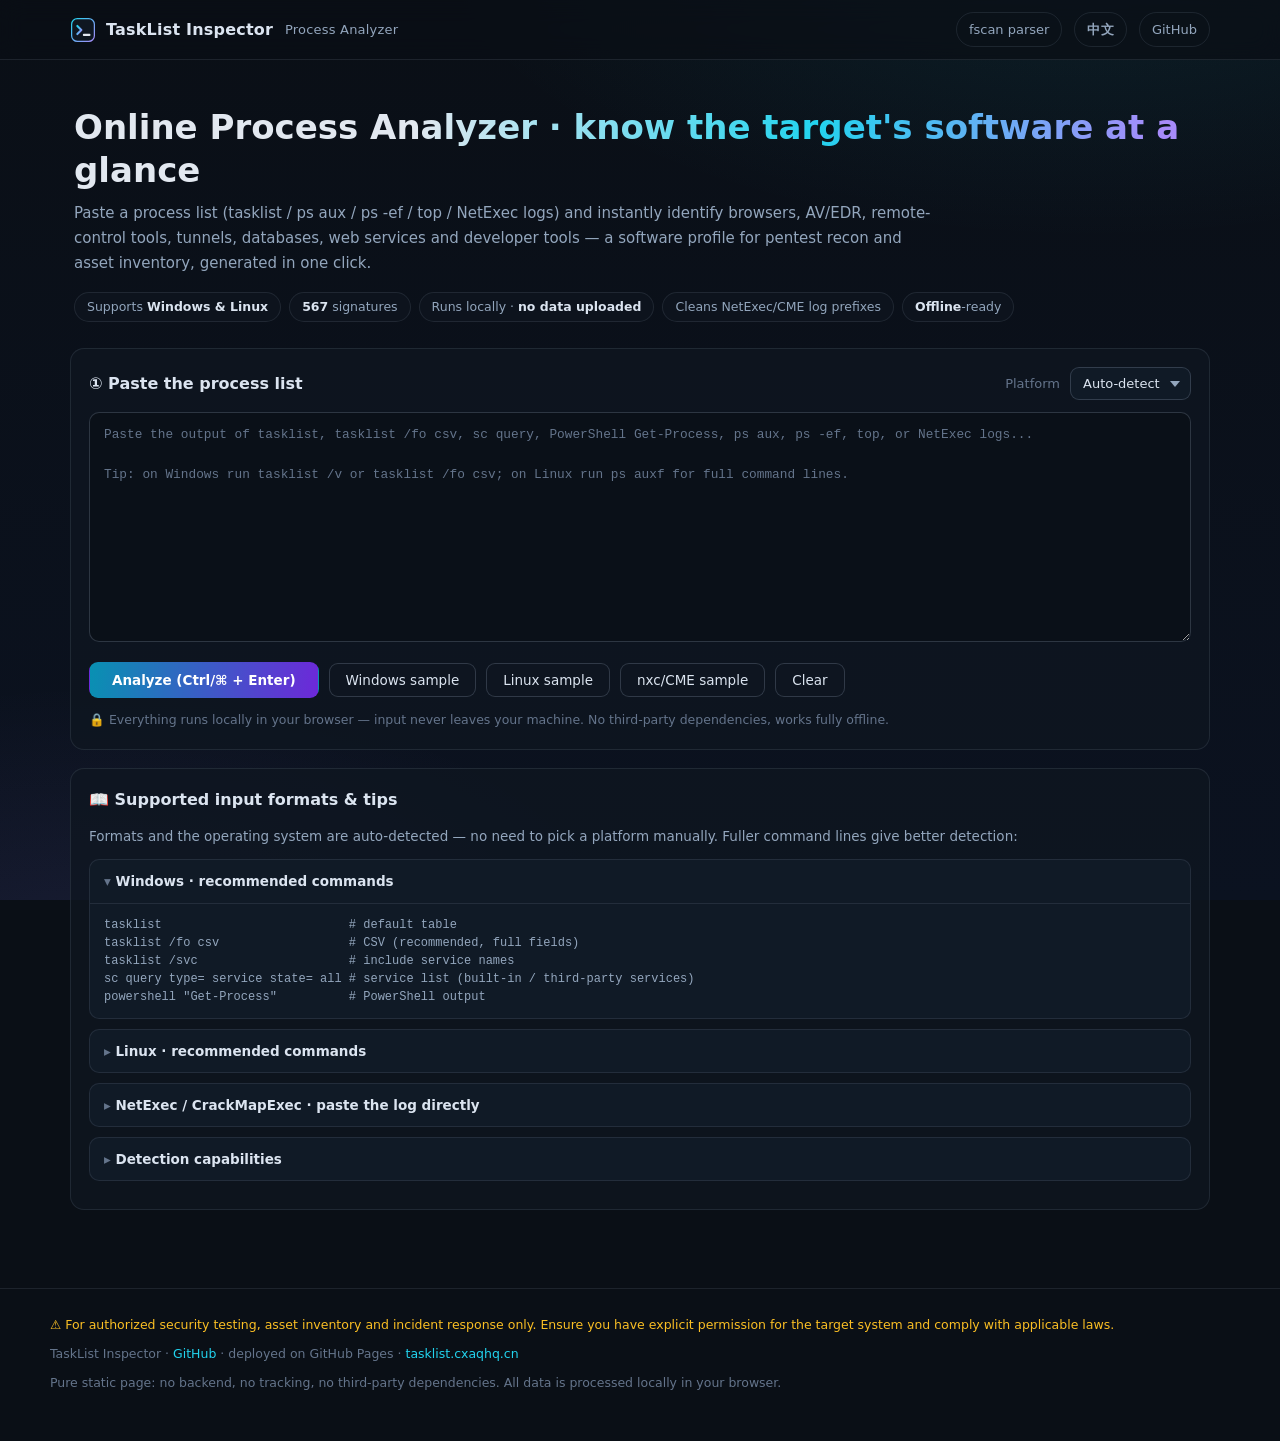
<file: index.html>
<!DOCTYPE html>
<html lang="zh-CN" class="lang-zh">
<head>
  <meta charset="utf-8" />
  <meta name="viewport" content="width=device-width, initial-scale=1" />
  <title>TaskList Inspector · 在线进程分析 · 目标软件识别</title>
  <meta name="description" content="在线进程分析工具（中/英）：粘贴 tasklist / ps aux / ps -ef / top / NetExec 输出，自动识别浏览器、杀毒软件/EDR、远程控制、数据库、Web 服务等常见软件。Online process analyzer: identify AV/EDR, browsers, remote tools, databases and more from tasklist/ps output. 纯浏览器本地运行，数据不上传。" />
  <meta name="keywords" content="进程分析,tasklist,ps aux,信息收集,渗透测试,EDR识别,process analyzer,netexec,CME" />

  <!-- Open Graph / X(Twitter) 分享卡片 -->
  <meta property="og:type" content="website" />
  <meta property="og:site_name" content="TaskList Inspector" />
  <meta property="og:title" content="TaskList Inspector · 在线进程分析（杀软 / EDR 识别）" />
  <meta property="og:description" content="粘贴 tasklist / ps aux / NetExec 输出，一键识别杀软·EDR、远控、隧道、数据库等常见软件；纯前端不上传，支持 Windows/Linux，中英双语。" />
  <meta property="og:url" content="https://tasklist.cxaqhq.cn/" />
  <meta property="og:image" content="https://tasklist.cxaqhq.cn/assets/og-image.png" />
  <meta property="og:image:width" content="1200" />
  <meta property="og:image:height" content="630" />
  <meta name="twitter:card" content="summary_large_image" />
  <meta name="twitter:title" content="TaskList Inspector · Online Process Analyzer" />
  <meta name="twitter:description" content="Paste tasklist / ps aux / NetExec output → identify AV/EDR, remote tools, tunnels, databases and more. 100% client-side, bilingual, offline-ready." />
  <meta name="twitter:image" content="https://tasklist.cxaqhq.cn/assets/og-image.png" />

  <script>
    /* 尽早设置语言 class, 避免双语区块闪烁(FOUC) */
    (function () {
      try {
        var l = null;
        var q = location.search.match(/[?&]lang=(zh|en)(?:&|$)/);
        if (q) l = q[1];
        if (!l) l = localStorage.getItem("tli-lang");
        if (!l) l = ((navigator.language || "").toLowerCase().indexOf("zh") === 0) ? "zh" : "en";
        if (l !== "en") l = "zh";
        document.documentElement.className = "lang-" + l;
        document.documentElement.lang = (l === "zh") ? "zh-CN" : "en";
      } catch (e) {}
    })();
  </script>
  <link rel="icon" href="favicon.svg" type="image/svg+xml" />
  <link rel="stylesheet" href="assets/css/style.css?v=1.6.9" />
</head>
<body>

  <header class="topbar">
    <div class="topbar-inner">
      <div class="brand">
        <svg width="26" height="26" viewBox="0 0 64 64" aria-hidden="true">
          <defs>
            <linearGradient id="lg" x1="0" y1="0" x2="1" y2="1">
              <stop offset="0" stop-color="#22d3ee"/><stop offset="1" stop-color="#a78bfa"/>
            </linearGradient>
          </defs>
          <rect x="4" y="4" width="56" height="56" rx="14" fill="#0f1721" stroke="url(#lg)" stroke-width="3"/>
          <path d="M18 22l10 10-10 10" stroke="url(#lg)" stroke-width="5" fill="none" stroke-linecap="round" stroke-linejoin="round"/>
          <path d="M34 44h14" stroke="#e2e8f0" stroke-width="5" stroke-linecap="round"/>
        </svg>
        <span class="brand-en">TaskList Inspector</span>
        <span class="brand-cn" data-i18n="brand.sub">在线进程分析</span>
      </div>
      <div class="spacer"></div>
      <a class="top-link" href="fscan.html" data-i18n="nav.fscan" data-i18n-title="nav.fscanTitle">fscan 解析</a>
      <button id="langBtn" class="top-link" type="button" data-i18n="lang.btn" data-i18n-title="lang.title">EN</button>
      <a class="top-link" href="https://github.com/badboycxcc/Tasklist" target="_blank" rel="noopener noreferrer">GitHub</a>
    </div>
  </header>

  <main class="container">

    <section class="hero">
      <div class="lang-zh">
        <h1>在线进程分析 · 快速摸清目标主机软件环境</h1>
        <p class="lead">
          粘贴进程列表（tasklist / ps aux / ps -ef / top / NetExec 等），自动识别浏览器、杀毒软件 / EDR、远程控制、隧道代理、
          数据库、Web 服务、开发工具等常见软件特征，一键生成可用于渗透测试前期信息收集与资产盘点的软件画像。
        </p>
      </div>
      <div class="lang-en">
        <h1>Online Process Analyzer · know the target's software at a glance</h1>
        <p class="lead">
          Paste a process list (tasklist / ps aux / ps -ef / top / NetExec logs) and instantly identify browsers, AV/EDR,
          remote-control tools, tunnels, databases, web services and developer tools — a software profile for pentest
          recon and asset inventory, generated in one click.
        </p>
      </div>
      <div class="hero-chips lang-zh">
        <span class="pill">支持 <b>Windows &amp; Linux</b></span>
        <span class="pill">签名库 <b>567 条</b></span>
        <span class="pill">纯浏览器本地运行 · <b>数据不上传</b></span>
        <span class="pill">自动清洗 NetExec/CME 日志前缀</span>
        <span class="pill">可下载后 <b>离线使用</b></span>
      </div>
      <div class="hero-chips lang-en">
        <span class="pill">Supports <b>Windows &amp; Linux</b></span>
        <span class="pill"><b>567</b> signatures</span>
        <span class="pill">Runs locally · <b>no data uploaded</b></span>
        <span class="pill">Cleans NetExec/CME log prefixes</span>
        <span class="pill"><b>Offline</b>-ready</span>
      </div>
    </section>

    <section class="card">
      <div class="card-head">
        <h2 data-i18n="sec.input">① 粘贴进程列表</h2>
        <div class="spacer"></div>
        <label for="platformSel" style="color:var(--txt3);font-size:13px" data-i18n="lbl.platform">平台</label>
        <select id="platformSel" class="platform" title="通常无需手动选择, 会自动识别">
          <option value="" data-i18n="opt.auto">自动识别</option>
          <option value="w">Windows</option>
          <option value="l">Linux / Unix</option>
        </select>
      </div>
      <textarea id="input" spellcheck="false" data-i18n-ph="ph.input" placeholder="在此粘贴 tasklist、tasklist /fo csv、PowerShell Get-Process、ps aux、ps -ef、top 等命令的输出..."></textarea>
      <div class="input-actions">
        <button id="btnAnalyze" class="btn btn-primary" data-i18n="btn.analyze">开始分析 (Ctrl/⌘ + Enter)</button>
        <button id="btnSampleWin" class="btn" data-i18n="btn.sampleWin">Windows 示例</button>
        <button id="btnSampleNix" class="btn" data-i18n="btn.sampleNix">Linux 示例</button>
        <button id="btnSampleNxc" class="btn" data-i18n="btn.sampleNxc">nxc/CME 示例</button>
        <button id="btnClear" class="btn" data-i18n="btn.clear">清空</button>
        <span id="inputMeta" class="input-meta"></span>
      </div>
      <p class="privacy-note" data-i18n="privacy">🔒 所有分析均在浏览器本地完成，输入内容不会上传到任何服务器；页面无任何第三方依赖，也可下载后完全离线使用。</p>
    </section>

    <section id="results" class="hidden">

      <div id="parseNote" class="parse-note hidden"></div>

      <div id="statsGrid" class="stat-grid"></div>

      <section id="profileCard" class="card hidden">
        <div class="card-head"><h2 data-i18n="sec.profile">🎯 主机画像线索</h2></div>
        <ul id="profileList" class="profile-list"></ul>
      </section>

      <section id="findingsCard" class="card hidden">
        <div class="card-head"><h2 data-i18n="sec.findings">🔎 关键发现</h2></div>
        <div id="findingsGrid" class="finding-grid"></div>
      </section>

      <section id="cmdCard" class="card hidden">
        <div class="card-head"><h2 data-i18n="sec.cmd">⚡ 命令行关键字发现</h2></div>
        <div id="cmdList"></div>
      </section>

      <section id="susCard" class="card hidden">
        <div class="card-head"><h2 data-i18n="sec.sus">⚠️ 可疑提示</h2></div>
        <div id="susList"></div>
      </section>

      <section class="card">
        <div class="card-head">
          <h2 data-i18n="sec.tables">📋 识别明细</h2>
          <div class="spacer"></div>
          <input id="filterInput" class="filter-input" data-i18n-ph="ph.filter" placeholder="筛选进程 / 软件名..." />
        </div>
        <div class="result-actions">
          <button id="btnCopy" class="btn btn-sm" data-i18n="btn.copy">📋 复制报告</button>
          <button id="btnDownloadMd" class="btn btn-sm" data-i18n="btn.md">⬇ 下载 Markdown</button>
          <button id="btnDownloadJson" class="btn btn-sm" data-i18n="btn.json">⬇ 下载 JSON</button>
          <button id="btnDownloadTxt" class="btn btn-sm" data-i18n="btn.txt">⬇ 下载 TXT</button>
        </div>
        <div id="tablesWrap"></div>
      </section>

      <section id="unresolvedCard" class="card hidden">
        <div class="card-head">
          <h2 data-i18n="sec.unresolved">❓ 未识别进程</h2>
          <div class="spacer"></div>
          <span id="unresolvedCount" style="color:var(--txt3);font-size:12px;font-family:var(--mono)"></span>
        </div>
        <div id="unresolvedChips" class="unresolved-chips"></div>
      </section>

    </section>

    <section class="card guide">
      <div class="card-head"><h2 data-i18n="sec.guide">📖 支持的输入格式与使用建议</h2></div>
      <div class="lang-zh">
        <p>工具会自动识别粘贴内容的格式与操作系统，通常无需手动指定平台。获取更完整的进程信息有助于提升识别率：</p>
        <details open>
          <summary>Windows · 推荐命令</summary>
          <pre>tasklist                          # 默认表格
tasklist /fo csv                  # CSV 格式(推荐, 字段完整)
tasklist /svc                     # 附带服务信息
sc query type= service state= all # 服务清单(自动识别内置/第三方服务)
powershell "Get-Process"          # PowerShell 输出</pre>
        </details>
        <details>
          <summary>Linux · 推荐命令</summary>
          <pre>ps auxf                           # 进程树, 含完整命令行(推荐)
ps -ef                            # System V 风格
top -bn1                          # 非交互式 top 输出</pre>
        </details>
        <details>
          <summary>NetExec / CrackMapExec · 直接粘贴日志即可</summary>
          <pre>nxc smb 192.168.1.0/24 -u user -p pass -x "tasklist"
# 或 atexec / wmiexec 等执行 tasklist 后, 直接粘贴带前缀的输出

SMB   192.168.1.10   445   PC-01   Image Name    PID  Session Name ...
SMB   192.168.1.10   445   PC-01   svchost.exe   804  Services   0 ...
# ↑ 工具会自动剥离 [协议 IP 端口 主机名] 前缀, 并丢弃 [+] 类状态行</pre>
        </details>
        <details>
          <summary>识别能力说明</summary>
          <ul>
            <li><b>软件识别</b>：浏览器、杀毒软件 / EDR / HIDS、远程控制、内网穿透、VPN / 零信任、数据库、Web 服务、容器 / K8s、开发工具、办公通讯、云厂商 Agent 等。</li>
            <li><b>命令行关键字</b>：对 java / python 等宿主进程，会进一步扫描完整命令行识别 Burp Suite、SQLMap、Metasploit、宝塔面板等。</li>
            <li><b>可疑启发式</b>：仿冒系统进程名（如 svch0st.exe / scvhost.exe）、双扩展名、非 ASCII 同形字、从临时 / 公共目录运行等。</li>
            <li><b>Windows 服务名</b>：支持 <code>sc query</code> / <code>Get-Service</code> / 服务名清单，160+ 个内置服务归入系统服务，并单独标识 Sense(Defender)、W3SVC(IIS)、MSMQ、TermService(RDP)、VSS、ssh-agent 等。</li>
            <li><b>主机画像</b>：综合识别结果推断服务器角色、办公终端、企业域环境、云主机、虚拟化等环境线索。</li>
          </ul>
        </details>
      </div>
      <div class="lang-en">
        <p>Formats and the operating system are auto-detected — no need to pick a platform manually. Fuller command lines give better detection:</p>
        <details open>
          <summary>Windows · recommended commands</summary>
          <pre>tasklist                          # default table
tasklist /fo csv                  # CSV (recommended, full fields)
tasklist /svc                     # include service names
sc query type= service state= all # service list (built-in / third-party services)
powershell "Get-Process"          # PowerShell output</pre>
        </details>
        <details>
          <summary>Linux · recommended commands</summary>
          <pre>ps auxf                           # process tree with full command lines (recommended)
ps -ef                            # System V style
top -bn1                          # non-interactive top output</pre>
        </details>
        <details>
          <summary>NetExec / CrackMapExec · paste the log directly</summary>
          <pre>nxc smb 192.168.1.0/24 -u user -p pass -x "tasklist"
# or capture tasklist via atexec / wmiexec and paste the prefixed output

SMB   192.168.1.10   445   PC-01   Image Name    PID  Session Name ...
SMB   192.168.1.10   445   PC-01   svchost.exe   804  Services   0 ...
# The [protocol ip port host] prefix is stripped automatically; [+] status lines are dropped</pre>
        </details>
        <details>
          <summary>Detection capabilities</summary>
          <ul>
            <li><b>Software identification</b>: browsers, AV/EDR/HIDS, remote control, tunnels, VPN/zero-trust, databases, web services, containers/K8s, dev tools, office/IM suites, cloud agents and more.</li>
            <li><b>Command-line keywords</b>: for hosts like java / python, the full command line is scanned to spot Burp Suite, SQLMap, Metasploit, BT Panel etc.</li>
            <li><b>Suspicious heuristics</b>: typosquatted system process names (svch0st.exe / scvhost.exe), double extensions, non-ASCII homoglyphs, execution from temp/public directories.</li>
            <li><b>Windows service names</b>: supports <code>sc query</code> / <code>Get-Service</code> / service-name lists — 160+ built-in services map to system services, while Sense (Defender), W3SVC (IIS), MSMQ, TermService (RDP), VSS and ssh-agent are called out individually.</li>
            <li><b>Host profiling</b>: infers server role, office workstation, enterprise domain environment, cloud instance, virtualization and more.</li>
          </ul>
        </details>
      </div>
    </section>

  </main>

  <footer class="footer">
    <div class="footer-inner">
      <div class="lang-zh">
        <p class="warn">⚠️ 本工具仅供授权的安全测试、资产盘点与应急响应使用。使用者应确保对目标系统拥有合法授权，并遵守当地法律法规。</p>
        <p>TaskList Inspector · 开源地址 <a href="https://github.com/badboycxcc/Tasklist" target="_blank" rel="noopener noreferrer">GitHub</a> · 部署于 GitHub Pages · <a href="https://tasklist.cxaqhq.cn">tasklist.cxaqhq.cn</a></p>
        <p>纯静态页面，无后端、无跟踪、无第三方依赖；所有数据均在浏览器本地处理。</p>
      </div>
      <div class="lang-en">
        <p class="warn">⚠️ For authorized security testing, asset inventory and incident response only. Ensure you have explicit permission for the target system and comply with applicable laws.</p>
        <p>TaskList Inspector · <a href="https://github.com/badboycxcc/Tasklist" target="_blank" rel="noopener noreferrer">GitHub</a> · deployed on GitHub Pages · <a href="https://tasklist.cxaqhq.cn">tasklist.cxaqhq.cn</a></p>
        <p>Pure static page: no backend, no tracking, no third-party dependencies. All data is processed locally in your browser.</p>
      </div>
    </div>
  </footer>

  <div id="toast"></div>

  <script src="assets/js/signatures.js?v=1.6.9"></script>
  <script src="assets/js/signatures.en.js?v=1.6.9"></script>
  <script src="assets/js/i18n.js?v=1.6.9"></script>
  <script src="assets/js/samples.js?v=1.6.9"></script>
  <script src="assets/js/parser.js?v=1.6.9"></script>
  <script src="assets/js/analyzer.js?v=1.6.9"></script>
  <script src="assets/js/app.js?v=1.6.9"></script>
</body>
</html>
</file>
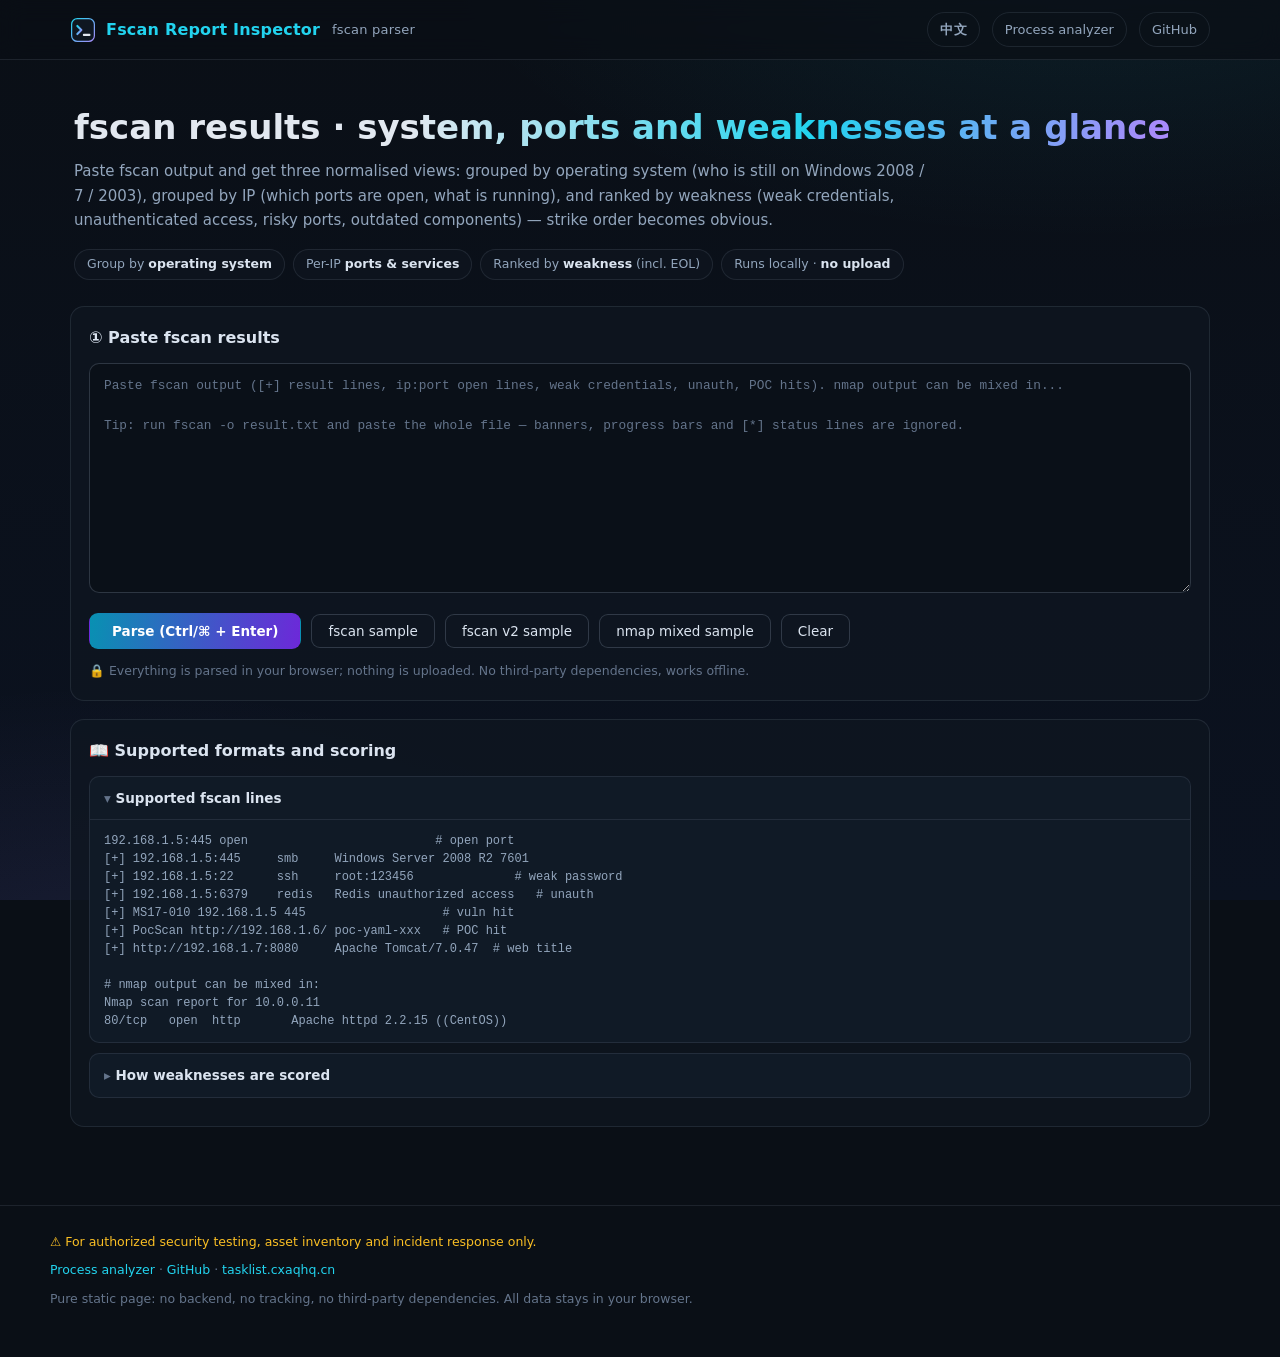
<file: fscan.html>
<!DOCTYPE html>
<html lang="zh-CN" class="lang-zh">
<head>
  <meta charset="utf-8" />
  <meta name="viewport" content="width=device-width, initial-scale=1" />
  <title>Fscan Report Inspector · fscan 结果解析 · 按系统/端口/弱点分组</title>
  <meta name="description" content="在线 fscan 结果解析工具（中/英）：粘贴 fscan 扫描结果，自动按操作系统分组、按 IP 汇总开放端口与服务、按弱点排序（已停止支持的 Windows、弱口令、未授权访问、高危端口），重点标记低版本 Windows。纯浏览器本地运行，数据不上传。" />
  <meta name="keywords" content="fscan,结果解析,fscan 报告,渗透测试,信息收集,端口扫描,操作系统识别,弱口令,未授权访问,内网扫描" />

  <meta property="og:type" content="website" />
  <meta property="og:site_name" content="Fscan Report Inspector" />
  <meta property="og:title" content="Fscan Report Inspector · fscan 结果解析" />
  <meta property="og:description" content="粘贴 fscan 结果 → 按操作系统分组、按 IP 汇总端口与服务、按弱点排序。纯前端不上传，中英双语。" />
  <meta property="og:url" content="https://tasklist.cxaqhq.cn/fscan.html" />
  <meta property="og:image" content="https://tasklist.cxaqhq.cn/assets/og-image.png" />

  <script>
    (function () {
      try {
        var l = null;
        var q = location.search.match(/[?&]lang=(zh|en)(?:&|$)/);
        if (q) l = q[1];
        if (!l) l = localStorage.getItem("tli-lang");
        if (!l) l = ((navigator.language || "").toLowerCase().indexOf("zh") === 0) ? "zh" : "en";
        if (l !== "en") l = "zh";
        document.documentElement.className = "lang-" + l;
        document.documentElement.lang = (l === "zh") ? "zh-CN" : "en";
      } catch (e) {}
    })();
  </script>
  <link rel="icon" href="favicon.svg" type="image/svg+xml" />
  <link rel="stylesheet" href="assets/css/style.css?v=1.6.9" />
  <link rel="stylesheet" href="assets/css/fscan.css?v=1.6.9" />
</head>
<body>

  <header class="topbar">
    <div class="topbar-inner">
      <a class="brand" href="index.html" style="text-decoration:none">
        <svg width="26" height="26" viewBox="0 0 64 64" aria-hidden="true">
          <defs>
            <linearGradient id="lg2" x1="0" y1="0" x2="1" y2="1">
              <stop offset="0" stop-color="#22d3ee"/><stop offset="1" stop-color="#a78bfa"/>
            </linearGradient>
          </defs>
          <rect x="4" y="4" width="56" height="56" rx="14" fill="#0f1721" stroke="url(#lg2)" stroke-width="3"/>
          <path d="M18 22l10 10-10 10" stroke="url(#lg2)" stroke-width="5" fill="none" stroke-linecap="round" stroke-linejoin="round"/>
          <path d="M34 44h14" stroke="#e2e8f0" stroke-width="5" stroke-linecap="round"/>
        </svg>
        <span class="brand-en">Fscan Report Inspector</span>
        <span class="brand-cn" data-fs="brand.sub">fscan 结果解析</span>
      </a>
      <div class="spacer"></div>
      <button id="langBtn" class="top-link" type="button" data-fs="lang.btn" data-fs-title="lang.title">EN</button>
      <a class="top-link" href="index.html" data-fs="nav.back">进程分析</a>
      <a class="top-link" href="https://github.com/badboycxcc/Tasklist" target="_blank" rel="noopener noreferrer">GitHub</a>
    </div>
  </header>

  <main class="container">

    <section class="hero">
      <h1 data-fs="hero.h1">fscan 结果解析 · 一眼看清系统、端口与弱点</h1>
      <p class="lead" data-fs="hero.lead">粘贴 fscan 的扫描结果，自动归一化成三张表：按操作系统分组（谁还是 Windows 2008 / 7 / 2003）、按 IP 汇总（开了哪些端口、跑的什么服务）、按弱点排序（弱口令、未授权、高危端口、组件过旧）——先打谁一目了然。</p>
      <div class="hero-chips">
        <span class="pill" data-fs-html="pill.1">按 <b>操作系统</b> 分组</span>
        <span class="pill" data-fs-html="pill.2">按 <b>IP</b> 汇总端口服务</span>
        <span class="pill" data-fs-html="pill.3">按 <b>弱点</b> 排序（含 EOL 系统）</span>
        <span class="pill" data-fs-html="pill.4">纯浏览器本地 · <b>数据不上传</b></span>
      </div>
    </section>

    <section class="card">
      <div class="card-head">
        <h2 data-fs="sec.input">① 粘贴 fscan 结果</h2>
        <div class="spacer"></div>
        <span class="input-meta" id="fsMeta"></span>
      </div>
      <textarea id="fsInput" spellcheck="false" data-fs-ph="ph.input" placeholder="粘贴 fscan 的输出（含 [+] 结果行、ip:port open 行、弱口令、未授权、POC 命中），也可以混入 nmap 结果..."></textarea>
      <div class="input-actions">
        <button id="fsBtnParse" class="btn btn-primary" data-fs="btn.parse">开始解析 (Ctrl/⌘ + Enter)</button>
        <button id="fsBtnSample" class="btn" data-fs="btn.sample">fscan 示例</button>
        <button id="fsBtnSampleV2" class="btn" data-fs="btn.sampleV2">fscan v2 示例</button>
        <button id="fsBtnSampleMixed" class="btn" data-fs="btn.sampleMixed">nmap 混排示例</button>
        <button id="fsBtnClear" class="btn" data-fs="btn.clear">清空</button>
      </div>
      <p class="privacy-note" data-fs="privacy">🔒 解析全部在浏览器本地完成，输入内容不会上传；页面无第三方依赖，可下载后离线使用。</p>
    </section>

    <section id="fsResults" class="hidden">

      <div id="fsNote" class="parse-note hidden"></div>

      <div id="fsStats" class="stat-grid"></div>

      <section id="fsPriorityCard" class="card hidden">
        <div class="card-head">
          <h2 data-fs="sec.priority">⚡ 优先关注（按风险排序）</h2>
          <div class="spacer"></div>
          <span class="fs-hint" data-fs="hint.priority">先打这里：EOL 系统 / 弱口令 / 未授权 / 已知漏洞</span>
        </div>
        <div id="fsPriority"></div>
      </section>

      <section class="card">
        <div class="card-head">
          <div class="fs-tabs" id="fsTabs">
            <button class="fs-tab active" data-tab="os" data-fs="tab.os">🖥️ 按操作系统</button>
            <button class="fs-tab" data-tab="ip" data-fs="tab.ip">🌐 按 IP</button>
            <button class="fs-tab" data-tab="risk" data-fs="tab.risk">⚠️ 按弱点</button>
            <button class="fs-tab" data-tab="svc" data-fs="tab.svc">🧩 按服务</button>
            <button class="fs-tab" data-tab="ports" data-fs="tab.ports">🔌 端口矩阵</button>
          </div>
          <div class="spacer"></div>
          <input id="fsFilter" class="filter-input" data-fs-ph="ph.filter" placeholder="筛选 IP / 端口 / 服务 / 标题..." />
        </div>

        <div class="result-actions">
          <button id="fsCopyAll" class="btn btn-sm btn-copy-all" data-fs="btn.copyAll" data-fs-title="tt.copyAll">📋 复制全部</button>
          <button id="fsCopy" class="btn btn-sm" data-fs="btn.copy" data-fs-title="tt.copy">📋 机器</button>
          <button id="fsCopySvc" class="btn btn-sm" data-fs="btn.copySvc" data-fs-title="tt.copySvc">🧩 服务</button>
          <button id="fsCopyIp" class="btn btn-sm" data-fs="btn.copyIp" data-fs-title="tt.copyIp">🔌 IP</button>
          <span class="fs-divider"></span>
          <button id="fsMd" class="btn btn-sm" data-fs="btn.md">⬇ Markdown</button>
          <button id="fsJson" class="btn btn-sm" data-fs="btn.json">⬇ JSON</button>
          <button id="fsTxt" class="btn btn-sm" data-fs="btn.txt">⬇ TXT</button>
          <span class="input-meta" id="fsCount"></span>
        </div>

        <div id="panelOs" class="fs-panel"></div>
        <div id="panelIp" class="fs-panel hidden"></div>
        <div id="panelRisk" class="fs-panel hidden"></div>
        <div id="panelSvc" class="fs-panel hidden"></div>
        <div id="panelPorts" class="fs-panel hidden"></div>
      </section>

      <section id="fsUnknownCard" class="card hidden">
        <div class="card-head">
          <h2 data-fs="sec.unknown">❓ 未识别的原始行</h2>
          <div class="spacer"></div>
          <span class="fs-hint" data-fs="hint.unknown">这些行没被解析（可复制给作者补规则），不影响其它结果</span>
        </div>
        <div id="fsUnknown" class="unresolved-chips"></div>
      </section>

    </section>

    <section class="card guide">
      <div class="card-head"><h2 data-fs="sec.guide">📖 支持的结果格式与解读口径</h2></div>
      <div class="lang-zh">
        <details open>
          <summary>支持的 fscan 输出行</summary>
          <pre>192.168.1.5:445 open                          # 端口开放行
[+] 192.168.1.5:445	smb	Windows Server 2008 R2 7601
[+] 192.168.1.5:22	ssh	root:123456              # 弱口令
[+] 192.168.1.5:6379	redis	Redis unauthorized access   # 未授权
[+] MS17-010 192.168.1.5 445                   # 漏洞命中
[+] PocScan http://192.168.1.6/ poc-yaml-xxx   # POC 命中
[+] http://192.168.1.7:8080	Apache Tomcat/7.0.47  # Web 标题

# 也兼容 nmap 结果混排:
Nmap scan report for 10.0.0.11
80/tcp   open  http       Apache httpd 2.2.15 ((CentOS))</pre>
        </details>
        <details>
          <summary>「弱点」是怎么判定的</summary>
          <ul>
            <li><b>系统已停止支持(EOL)</b>：识别出 Windows XP / 2003 / Vista / 7 / 2008 / 2008 R2 / 8 / 2012 / 2012 R2 / 10，以及 Ubuntu / CentOS / Debian / RHEL / ESXi 等版本，按官方支持终止日期判定是否已 EOL，并给出 EOL 日期。</li>
            <li><b>弱口令</b>：从 fscan 的爆破结果里提取 <code>user:pass</code>；匿名账号（anonymous/guest）单独标为可直接登录。</li>
            <li><b>未授权访问</b>：结果里出现 unauthorized / no auth / 未授权 字样（Redis、ES、Docker API、K8s、WebLogic 等）。</li>
            <li><b>已知漏洞</b>：MS17-010、CVE-xxxx-xxxx、SMBGhost、BlueKeep、poc-yaml-* 等命中项。</li>
            <li><b>高危端口</b>：445/139/135/3389/5985、1433/3306/5432/1521/27017/6379/9200/11211、2375、5900、23、2049 等，附可利用提示。</li>
            <li><b>组件版本过旧</b>：Tomcat / Apache httpd / nginx / OpenSSH / OpenSSL / PHP / IIS / ProFTPD / vsftpd 等版本比对。</li>
            <li><b>风险分</b>：0–100 累加（EOL 40 / 弱口令 40 / 漏洞 40 / 未授权 25 / 高危端口 8 / 组件 6–25），≥70 严重、≥50 高、≥25 中。</li>
          </ul>
        </details>
        <details>
          <summary>建议的 fscan 命令</summary>
          <pre>fscan -h 192.168.1.0/24 -p 1-65535 -o result.txt   # 全端口 + 落文件
fscan -h 192.168.1.0/24 -m smb,netbios -o s.txt    # 只探 NetBIOS/SMB 拿系统版本
# 把 result.txt 内容整体粘到上面即可（banner、进度条、[*] 状态行会自动忽略）</pre>
        </details>
      </div>
      <div class="lang-en">
        <details open>
          <summary>Supported fscan lines</summary>
          <pre>192.168.1.5:445 open                          # open port
[+] 192.168.1.5:445	smb	Windows Server 2008 R2 7601
[+] 192.168.1.5:22	ssh	root:123456              # weak password
[+] 192.168.1.5:6379	redis	Redis unauthorized access   # unauth
[+] MS17-010 192.168.1.5 445                   # vuln hit
[+] PocScan http://192.168.1.6/ poc-yaml-xxx   # POC hit
[+] http://192.168.1.7:8080	Apache Tomcat/7.0.47  # web title

# nmap output can be mixed in:
Nmap scan report for 10.0.0.11
80/tcp   open  http       Apache httpd 2.2.15 ((CentOS))</pre>
        </details>
        <details>
          <summary>How weaknesses are scored</summary>
          <ul>
            <li><b>End-of-life OS</b>: Windows XP/2003/Vista/7/2008/2008 R2/8/2012/2012 R2/10, plus Ubuntu/CentOS/Debian/RHEL/ESXi versions — compared against official support end dates.</li>
            <li><b>Weak credentials</b>: <code>user:pass</code> extracted from fscan brute-force hits; anonymous accounts are flagged separately.</li>
            <li><b>Unauthenticated access</b>: lines containing unauthorized / no auth (Redis, ES, Docker API, K8s, WebLogic…).</li>
            <li><b>Known vulnerabilities</b>: MS17-010, CVE-xxxx-xxxx, SMBGhost, BlueKeep, poc-yaml-*.</li>
            <li><b>High-risk ports</b>: 445/139/135/3389/5985, 1433/3306/5432/1521/27017/6379/9200/11211, 2375, 5900, 23, 2049 and more.</li>
            <li><b>Outdated components</b>: Tomcat / httpd / nginx / OpenSSH / OpenSSL / PHP / IIS / ProFTPD / vsftpd.</li>
            <li><b>Risk score</b> 0–100 (EOL 40 / weak creds 40 / vuln 40 / unauth 25 / risky port 8 / component 6–25); ≥70 critical, ≥50 high, ≥25 medium.</li>
          </ul>
        </details>
      </div>
    </section>

  </main>

  <footer class="footer">
    <div class="footer-inner">
      <p class="warn" data-fs="footer.warn">⚠️ 本工具仅供授权的安全测试、资产盘点与应急响应使用。</p>
      <p>
        <a href="index.html" data-fs="nav.back">进程分析</a> ·
        <a href="https://github.com/badboycxcc/Tasklist" target="_blank" rel="noopener noreferrer">GitHub</a> ·
        <a href="https://tasklist.cxaqhq.cn">tasklist.cxaqhq.cn</a>
      </p>
      <p data-fs="footer.local">纯静态页面：无后端、无跟踪、无第三方依赖，数据全部在浏览器本地处理。</p>
    </div>
  </footer>

  <div id="toast"></div>

  <script src="assets/js/i18n.js?v=1.6.9"></script>
  <script src="assets/js/fscan.js?v=1.6.9"></script>
  <script src="assets/js/fscan-samples.js?v=1.6.9"></script>
  <script src="assets/js/fscan-app.js?v=1.6.9"></script>
</body>
</html>
</file>
<file: assets/css/style.css>
/* ============================================================
   TaskList Inspector - 样式表
   深色安全工具风格, 无外部依赖
   ============================================================ */

:root {
  --bg: #0a0f16;
  --panel: rgba(15, 23, 33, .78);
  --panel-solid: #0f1721;
  --panel2: #101a26;
  --line: rgba(148, 163, 184, .14);
  --line2: rgba(148, 163, 184, .26);
  --txt: #dbe4f0;
  --txt2: #93a6bd;
  --txt3: #64748b;
  --cyan: #22d3ee;
  --violet: #a78bfa;
  --green: #34d399;
  --yellow: #fbbf24;
  --red: #f87171;
  --orange: #fb923c;
  --mono: ui-monospace, SFMono-Regular, "SF Mono", Menlo, Consolas, "Liberation Mono", monospace;
}

* { box-sizing: border-box; }

html, body { margin: 0; padding: 0; }

body {
  background: var(--bg);
  color: var(--txt);
  font-family: system-ui, -apple-system, "Segoe UI", Roboto, "PingFang SC", "Hiragino Sans GB", "Microsoft YaHei", sans-serif;
  font-size: 15px;
  line-height: 1.65;
  min-height: 100vh;
}

body::before {
  content: "";
  position: fixed;
  inset: 0;
  z-index: -1;
  background:
    radial-gradient(1100px 520px at 85% -8%, rgba(34, 211, 238, .09), transparent 60%),
    radial-gradient(900px 480px at 8% 108%, rgba(167, 139, 250, .09), transparent 60%),
    linear-gradient(180deg, #0a0f16 0%, #0b1220 100%);
}

a { color: var(--cyan); text-decoration: none; }
a:hover { text-decoration: underline; }

code, .mono { font-family: var(--mono); }

.hidden { display: none !important; }

/* ---------- 顶栏 ---------- */
.topbar {
  position: sticky;
  top: 0;
  z-index: 20;
  backdrop-filter: blur(12px);
  -webkit-backdrop-filter: blur(12px);
  background: rgba(10, 15, 22, .72);
  border-bottom: 1px solid var(--line);
}

.topbar-inner {
  max-width: 1180px;
  margin: 0 auto;
  padding: 12px 20px;
  display: flex;
  align-items: center;
  gap: 12px;
}

.brand {
  display: flex;
  align-items: center;
  gap: 10px;
  font-weight: 700;
  letter-spacing: .2px;
}

.brand svg { display: block; }
.brand .brand-en { font-size: 16px; }
.brand .brand-cn { color: var(--txt2); font-weight: 400; font-size: 13px; margin-left: 2px; }

.topbar .spacer { flex: 1; }

.topbar .top-link {
  color: var(--txt2);
  font-size: 13px;
  padding: 6px 12px;
  border: 1px solid var(--line);
  border-radius: 999px;
  transition: all .15s ease;
}
.topbar .top-link:hover { color: var(--cyan); border-color: var(--line2); text-decoration: none; }

/* ---------- 布局 ---------- */
.container {
  max-width: 1180px;
  margin: 0 auto;
  padding: 28px 20px 60px;
}

.hero { padding: 18px 4px 26px; }

.hero h1 {
  margin: 0 0 10px;
  font-size: 34px;
  line-height: 1.25;
  background: linear-gradient(100deg, #e2e8f0 30%, var(--cyan) 65%, var(--violet) 95%);
  -webkit-background-clip: text;
  background-clip: text;
  -webkit-text-fill-color: transparent;
  color: transparent;
}

.hero p.lead { margin: 0 0 16px; color: var(--txt2); max-width: 860px; }

.hero-chips { display: flex; flex-wrap: wrap; gap: 8px; }

.pill {
  font-size: 12.5px;
  color: var(--txt2);
  border: 1px solid var(--line);
  background: rgba(15, 23, 33, .6);
  border-radius: 999px;
  padding: 4px 12px;
}
.pill b { color: var(--txt); font-weight: 600; }

/* ---------- 卡片 ---------- */
.card {
  background: var(--panel);
  border: 1px solid var(--line);
  border-radius: 14px;
  padding: 18px;
  margin-bottom: 18px;
}

.card-head {
  display: flex;
  align-items: center;
  gap: 10px;
  flex-wrap: wrap;
  margin-bottom: 12px;
}

.card-head h2 {
  margin: 0;
  font-size: 16px;
  display: flex;
  align-items: center;
  gap: 8px;
}

.card-head .spacer { flex: 1; }

/* ---------- 输入区 ---------- */
textarea#input {
  width: 100%;
  min-height: 230px;
  resize: vertical;
  background: #0a1018;
  color: var(--txt);
  border: 1px solid var(--line2);
  border-radius: 10px;
  padding: 12px 14px;
  font-family: var(--mono);
  font-size: 12.8px;
  line-height: 1.55;
  outline: none;
  transition: border-color .15s ease, box-shadow .15s ease;
}
textarea#input:focus {
  border-color: rgba(34, 211, 238, .55);
  box-shadow: 0 0 0 3px rgba(34, 211, 238, .12);
}
textarea#input::placeholder { color: var(--txt3); }

.input-actions {
  display: flex;
  flex-wrap: wrap;
  gap: 10px;
  align-items: center;
  margin-top: 12px;
}

.input-meta { margin-left: auto; color: var(--txt3); font-size: 12.5px; }

/* ---------- 按钮 ---------- */
.btn {
  appearance: none;
  border: 1px solid var(--line2);
  background: rgba(15, 23, 33, .8);
  color: var(--txt);
  border-radius: 9px;
  padding: 8px 16px;
  font-size: 13.5px;
  cursor: pointer;
  transition: all .15s ease;
  font-family: inherit;
  white-space: nowrap;
}
.btn:hover { border-color: rgba(148, 163, 184, .5); background: rgba(30, 41, 59, .8); }
.btn:active { transform: translateY(1px); }

.btn-primary {
  background: linear-gradient(100deg, #0891b2, #6d28d9);
  border-color: transparent;
  color: #fff;
  font-weight: 600;
  padding: 9px 22px;
}
.btn-primary:hover { filter: brightness(1.12); background: linear-gradient(100deg, #0891b2, #6d28d9); }

.btn-sm { padding: 5px 12px; font-size: 12.5px; border-radius: 8px; }

select.platform {
  appearance: none;
  background: var(--panel2) url("data:image/svg+xml;charset=utf8,%3Csvg xmlns='http://www.w3.org/2000/svg' width='10' height='6'%3E%3Cpath d='M0 0l5 6 5-6z' fill='%2393a6bd'/%3E%3C/svg%3E") no-repeat right 10px center;
  color: var(--txt);
  border: 1px solid var(--line2);
  border-radius: 9px;
  padding: 8px 30px 8px 12px;
  font-size: 13px;
  font-family: inherit;
  cursor: pointer;
  outline: none;
}
select.platform:focus { border-color: rgba(34, 211, 238, .55); }

.privacy-note { margin: 12px 0 0; color: var(--txt3); font-size: 12.5px; }

/* ---------- 解析提示(脏数据清洗等) ---------- */
.parse-note {
  background: rgba(34, 211, 238, .08);
  border: 1px solid rgba(34, 211, 238, .28);
  color: #a5f3fc;
  border-radius: 10px;
  padding: 9px 14px;
  font-size: 12.8px;
  margin-bottom: 14px;
  line-height: 1.7;
}

/* ---------- 统计卡 ---------- */
.stat-grid {
  display: grid;
  grid-template-columns: repeat(auto-fit, minmax(140px, 1fr));
  gap: 12px;
  margin-bottom: 18px;
}

.stat {
  background: var(--panel);
  border: 1px solid var(--line);
  border-radius: 12px;
  padding: 12px 16px;
}
.stat .k { color: var(--txt3); font-size: 12px; }
.stat .v { font-size: 22px; font-weight: 700; font-family: var(--mono); margin-top: 2px; }
.stat .v small { font-size: 12px; color: var(--txt2); font-weight: 400; }
.stat.v-cyan .v { color: var(--cyan); }
.stat.v-green .v { color: var(--green); }
.stat.v-yellow .v { color: var(--yellow); }
.stat.v-red .v { color: var(--red); }

/* ---------- 关键发现 ---------- */
.finding-grid {
  display: grid;
  grid-template-columns: repeat(auto-fit, minmax(300px, 1fr));
  gap: 12px;
}

.finding-card {
  background: var(--panel2);
  border: 1px solid var(--line);
  border-radius: 12px;
  padding: 12px 14px;
}
.finding-card .fc-head {
  display: flex;
  align-items: center;
  gap: 8px;
  font-size: 13.5px;
  font-weight: 600;
  margin-bottom: 8px;
}
.finding-card .fc-count {
  margin-left: auto;
  font-size: 11.5px;
  color: var(--txt3);
  font-family: var(--mono);
}
.finding-card .fc-body { display: flex; flex-wrap: wrap; gap: 6px; }

.chip {
  font-size: 12px;
  border-radius: 7px;
  padding: 3px 9px;
  background: rgba(34, 211, 238, .1);
  border: 1px solid rgba(34, 211, 238, .28);
  color: #a5f3fc;
  font-family: var(--mono);
}
.chip .dim { color: rgba(165, 243, 252, .6); font-size: 11px; }

.finding-card.cat-av .chip { background: rgba(248, 113, 113, .1); border-color: rgba(248, 113, 113, .3); color: #fecaca; }
.finding-card.cat-av .chip .dim { color: rgba(254, 202, 202, .6); }
.finding-card.cat-tool .chip { background: rgba(251, 146, 60, .12); border-color: rgba(251, 146, 60, .35); color: #fed7aa; }
.finding-card.cat-tool .chip .dim { color: rgba(254, 215, 170, .6); }
.finding-card.cat-remote .chip, .finding-card.cat-tunnel .chip { background: rgba(251, 191, 36, .1); border-color: rgba(251, 191, 36, .3); color: #fde68a; }
.finding-card.cat-cloud .chip { background: rgba(167, 139, 250, .12); border-color: rgba(167, 139, 250, .32); color: #ddd6fe; }
.finding-card.cat-vpn .chip { background: rgba(52, 211, 153, .1); border-color: rgba(52, 211, 153, .3); color: #a7f3d0; }

/* ---------- 画像 ---------- */
.profile-list { margin: 0; padding: 0; list-style: none; }
.profile-list li {
  padding: 7px 2px 7px 4px;
  border-bottom: 1px dashed var(--line);
  font-size: 13.8px;
}
.profile-list li:last-child { border-bottom: none; }

/* ---------- 可疑提示 ---------- */
.sus-item {
  display: flex;
  gap: 10px;
  align-items: baseline;
  padding: 8px 10px;
  border-radius: 9px;
  background: rgba(251, 191, 36, .07);
  border: 1px solid rgba(251, 191, 36, .22);
  margin-bottom: 8px;
}
.sus-item.high { background: rgba(248, 113, 113, .08); border-color: rgba(248, 113, 113, .3); }
.sus-item .sus-proc { font-family: var(--mono); color: var(--yellow); font-weight: 600; white-space: nowrap; }
.sus-item.high .sus-proc { color: var(--red); }
.sus-item .sus-reason { color: var(--txt2); font-size: 13px; }

/* ---------- 结果表 ---------- */
.cat-section { border: 1px solid var(--line); border-radius: 12px; margin-bottom: 12px; overflow: hidden; background: var(--panel2); }

.cat-section > summary {
  cursor: pointer;
  padding: 11px 14px;
  font-weight: 600;
  font-size: 14px;
  display: flex;
  align-items: center;
  gap: 8px;
  list-style: none;
  user-select: none;
}
.cat-section > summary::-webkit-details-marker { display: none; }
.cat-section > summary::before {
  content: "▸";
  color: var(--txt3);
  font-size: 12px;
  transition: transform .15s ease;
}
.cat-section[open] > summary::before { transform: rotate(90deg); }
.cat-section > summary .cat-count {
  margin-left: auto;
  color: var(--txt3);
  font-size: 12px;
  font-family: var(--mono);
  font-weight: 400;
}

.table-wrap { overflow-x: auto; }

table.proc-table {
  width: 100%;
  border-collapse: collapse;
  font-size: 13px;
}
table.proc-table th {
  text-align: left;
  font-size: 11.5px;
  text-transform: uppercase;
  letter-spacing: .06em;
  color: var(--txt3);
  font-weight: 600;
  padding: 8px 12px;
  border-top: 1px solid var(--line);
  border-bottom: 1px solid var(--line);
  background: rgba(15, 23, 33, .5);
  white-space: nowrap;
}
table.proc-table td {
  padding: 8px 12px;
  border-bottom: 1px solid var(--line);
  vertical-align: top;
}
table.proc-table tr:last-child td { border-bottom: none; }
table.proc-table tr:hover td { background: rgba(34, 211, 238, .035); }

.c-proc code { color: #c4f1fa; font-size: 12.8px; }
.tag-count {
  display: inline-block;
  margin-left: 6px;
  font-size: 11px;
  color: var(--txt2);
  background: rgba(148, 163, 184, .12);
  border-radius: 5px;
  padding: 1px 6px;
  font-family: var(--mono);
}
.c-pid { font-family: var(--mono); color: var(--txt3); font-size: 12px; white-space: nowrap; }
.c-id b { font-size: 13px; }
.c-id .vendor { color: var(--txt3); font-size: 11.5px; margin-top: 1px; }
.c-desc { color: var(--txt2); font-size: 12.5px; min-width: 220px; }
.c-desc .cmd {
  margin-top: 3px;
  font-family: var(--mono);
  font-size: 11.5px;
  color: var(--txt3);
  max-width: 460px;
  overflow: hidden;
  text-overflow: ellipsis;
  white-space: nowrap;
}

.badge {
  display: inline-block;
  font-size: 11.5px;
  border-radius: 6px;
  padding: 2px 8px;
  white-space: nowrap;
}
.badge-hi { background: rgba(52, 211, 153, .12); color: #6ee7b7; border: 1px solid rgba(52, 211, 153, .3); }
.badge-mid { background: rgba(251, 191, 36, .1); color: #fde68a; border: 1px solid rgba(251, 191, 36, .28); }
.badge-lo { background: rgba(148, 163, 184, .1); color: var(--txt2); border: 1px solid var(--line2); }
.badge-cmd { background: rgba(167, 139, 250, .12); color: #ddd6fe; border: 1px solid rgba(167, 139, 250, .3); }

.flag {
  display: inline-block;
  margin-top: 4px;
  font-size: 11.5px;
  border-radius: 6px;
  padding: 2px 8px;
  background: rgba(251, 191, 36, .1);
  border: 1px solid rgba(251, 191, 36, .3);
  color: #fde68a;
}
.flag.high { background: rgba(248, 113, 113, .1); border-color: rgba(248, 113, 113, .32); color: #fecaca; }

.tag-tool {
  display: inline-block;
  margin-top: 4px;
  margin-right: 4px;
  font-size: 11.5px;
  border-radius: 6px;
  padding: 2px 8px;
  background: rgba(167, 139, 250, .12);
  border: 1px solid rgba(167, 139, 250, .3);
  color: #ddd6fe;
}

/* ---------- 未识别 ---------- */
.unresolved-chips { display: flex; flex-wrap: wrap; gap: 6px; }
.chip-dim {
  font-size: 12px;
  border-radius: 7px;
  padding: 3px 9px;
  background: rgba(148, 163, 184, .08);
  border: 1px solid var(--line);
  color: var(--txt2);
  font-family: var(--mono);
}

/* ---------- 操作栏 ---------- */
.result-actions {
  display: flex;
  flex-wrap: wrap;
  gap: 10px;
  align-items: center;
  margin-bottom: 14px;
}

.filter-input {
  flex: 1;
  min-width: 180px;
  max-width: 320px;
  background: #0a1018;
  border: 1px solid var(--line2);
  border-radius: 9px;
  color: var(--txt);
  padding: 7px 12px;
  font-size: 13px;
  outline: none;
  font-family: inherit;
}
.filter-input:focus { border-color: rgba(34, 211, 238, .55); }

/* ---------- 格式说明 ---------- */
.guide details {
  border: 1px solid var(--line);
  border-radius: 10px;
  margin-bottom: 10px;
  background: var(--panel2);
}
.guide summary {
  cursor: pointer;
  padding: 10px 14px;
  font-size: 13.5px;
  font-weight: 600;
  list-style: none;
}
.guide summary::-webkit-details-marker { display: none; }
.guide summary::before { content: "▸ "; color: var(--txt3); }
.guide details[open] summary::before { content: "▾ "; }
.guide pre {
  margin: 0;
  padding: 12px 14px;
  overflow-x: auto;
  font-family: var(--mono);
  font-size: 12px;
  color: var(--txt2);
  border-top: 1px solid var(--line);
  line-height: 1.5;
}

.guide p { color: var(--txt2); font-size: 13.5px; margin: 0 0 12px; }
.guide ul { color: var(--txt2); font-size: 13.5px; margin: 8px 0 14px; padding-left: 22px; }
.guide li { margin-bottom: 4px; }

/* ---------- 页脚 ---------- */
.footer {
  border-top: 1px solid var(--line);
  padding: 26px 20px 40px;
  color: var(--txt3);
  font-size: 12.5px;
}
.footer-inner { max-width: 1180px; margin: 0 auto; }
.footer p { margin: 0 0 8px; }
.footer .warn { color: var(--yellow); }

/* ---------- 双语切换 ---------- */
html.lang-en .lang-zh { display: none !important; }
html.lang-zh .lang-en { display: none !important; }

button.top-link {
  background: transparent;
  font: inherit;
  font-size: 13px;
  cursor: pointer;
  font-weight: 600;
  letter-spacing: .02em;
}

/* ---------- Toast ---------- */
#toast {
  position: fixed;
  left: 50%;
  bottom: 34px;
  transform: translateX(-50%) translateY(20px);
  background: #1e293b;
  color: var(--txt);
  border: 1px solid var(--line2);
  border-radius: 10px;
  padding: 10px 18px;
  font-size: 13.5px;
  opacity: 0;
  pointer-events: none;
  transition: all .25s ease;
  z-index: 50;
  max-width: 82vw;
}
#toast.show { opacity: 1; transform: translateX(-50%) translateY(0); }
#toast.err { border-color: rgba(248, 113, 113, .5); color: #fecaca; }

/* ---------- 响应式 ---------- */
@media (max-width: 720px) {
  .hero h1 { font-size: 26px; }
  .container { padding: 18px 14px 40px; }
  .topbar-inner { padding: 10px 14px; }
  .brand .brand-cn { display: none; }
  .input-meta { margin-left: 0; width: 100%; }
  table.proc-table th, table.proc-table td { padding: 7px 9px; }
  .stat .v { font-size: 19px; }
}
</file>
<file: assets/css/fscan.css>
/* ============================================================
   Fscan Report Inspector - 增量样式
   复用 style.css 的设计令牌(--bg/--panel/--cyan/--mono 等)
   ============================================================ */

/* ---------- 输入区(沿用进程分析页的观感) ---------- */
textarea#fsInput {
  width: 100%;
  min-height: 230px;
  resize: vertical;
  background: #0a1018;
  color: var(--txt);
  border: 1px solid var(--line2);
  border-radius: 10px;
  padding: 12px 14px;
  font-family: var(--mono);
  font-size: 12.8px;
  line-height: 1.55;
  outline: none;
  transition: border-color .15s ease, box-shadow .15s ease;
}
textarea#fsInput:focus {
  border-color: rgba(34, 211, 238, .55);
  box-shadow: 0 0 0 3px rgba(34, 211, 238, .12);
}
textarea#fsInput::placeholder { color: var(--txt3); }

.card-head .input-meta { margin-left: 12px; }

/* ---------- 视图切换 ---------- */
.fs-tabs { display: flex; flex-wrap: wrap; gap: 6px; }

.fs-tab {
  appearance: none;
  background: rgba(148, 163, 184, .07);
  border: 1px solid var(--line);
  color: var(--txt2);
  border-radius: 999px;
  padding: 6px 14px;
  font-size: 13px;
  font-family: inherit;
  cursor: pointer;
  transition: all .15s ease;
  white-space: nowrap;
}
.fs-tab:hover { color: var(--txt); border-color: var(--line2); }
.fs-tab.active {
  color: #a5f3fc;
  background: rgba(34, 211, 238, .12);
  border-color: rgba(34, 211, 238, .42);
  font-weight: 600;
}

.fs-panel { margin-top: 14px; }

.fs-hint { color: var(--txt3); font-size: 12px; }

/* ---------- 通用小件 ---------- */
.fs-dim { color: var(--txt3); }
.fs-tip { color: var(--txt3); font-size: 12.5px; margin: 12px 0 0; }

.fs-lv {
  display: inline-block;
  font-size: 11px;
  font-weight: 600;
  border-radius: 6px;
  padding: 1px 8px;
  white-space: nowrap;
  border: 1px solid transparent;
  line-height: 1.7;
}
.fs-lv.lv-critical { background: rgba(248, 113, 113, .16); border-color: rgba(248, 113, 113, .45); color: #fecaca; }
.fs-lv.lv-high { background: rgba(251, 146, 60, .14); border-color: rgba(251, 146, 60, .4); color: #fed7aa; }
.fs-lv.lv-medium { background: rgba(251, 191, 36, .12); border-color: rgba(251, 191, 36, .34); color: #fde68a; }
.fs-lv.lv-low { background: rgba(52, 211, 153, .12); border-color: rgba(52, 211, 153, .3); color: #a7f3d0; }
.fs-lv.lv-info { background: rgba(148, 163, 184, .12); border-color: var(--line2); color: var(--txt2); }

/* ---------- 优先关注 ---------- */
#fsPriority { display: flex; flex-direction: column; gap: 6px; }

.fs-pri {
  display: flex;
  align-items: baseline;
  gap: 10px;
  flex-wrap: wrap;
  padding: 8px 12px;
  border-radius: 9px;
  background: rgba(148, 163, 184, .045);
  border: 1px solid var(--line);
  border-left: 3px solid var(--line2);
}
.fs-pri.lv-critical { border-left-color: var(--red); background: rgba(248, 113, 113, .06); }
.fs-pri.lv-high { border-left-color: var(--orange); background: rgba(251, 146, 60, .05); }

.fs-pri-ip { font-family: var(--mono); font-size: 12.8px; color: #c4f1fa; }
.fs-pri-kind {
  font-size: 11.5px;
  color: var(--txt2);
  background: rgba(148, 163, 184, .12);
  border-radius: 5px;
  padding: 1px 7px;
}
.fs-pri-title { font-size: 13px; font-weight: 600; }
.fs-pri-detail { font-size: 12px; color: var(--txt3); flex: 1 1 100%; }

/* ---------- 操作系统 / IP 列表 ---------- */
.fs-eol {
  display: inline-block;
  margin-left: 8px;
  font-size: 11px;
  font-weight: 600;
  color: #fecaca;
  background: rgba(248, 113, 113, .14);
  border: 1px solid rgba(248, 113, 113, .42);
  border-radius: 6px;
  padding: 1px 8px;
}

.fs-ip { font-family: var(--mono); font-size: 13px; color: #c4f1fa; }
.fs-hostname {
  font-family: var(--mono);
  font-size: 12px;
  color: var(--txt2);
  background: rgba(148, 163, 184, .1);
  border-radius: 5px;
  padding: 1px 7px;
}
.fs-os { font-size: 12.5px; color: var(--txt2); }

.fs-score {
  display: inline-block;
  min-width: 34px;
  text-align: center;
  font-family: var(--mono);
  font-size: 12.5px;
  font-weight: 700;
  border-radius: 6px;
  padding: 1px 7px;
  border: 1px solid var(--line2);
  color: var(--txt2);
}
.fs-score.lv-critical { color: #fecaca; background: rgba(248, 113, 113, .16); border-color: rgba(248, 113, 113, .45); }
.fs-score.lv-high { color: #fed7aa; background: rgba(251, 146, 60, .14); border-color: rgba(251, 146, 60, .4); }
.fs-score.lv-medium { color: #fde68a; background: rgba(251, 191, 36, .1); border-color: rgba(251, 191, 36, .3); }
.fs-score.lv-low { color: #a7f3d0; background: rgba(52, 211, 153, .1); border-color: rgba(52, 211, 153, .28); }

/* 端口胶囊 */
.fs-ports { display: flex; flex-wrap: wrap; gap: 5px; max-width: 520px; }
.fs-ports-inline { max-width: 640px; }

.fs-port {
  display: inline-flex;
  align-items: baseline;
  gap: 4px;
  font-family: var(--mono);
  font-size: 11.5px;
  border-radius: 6px;
  padding: 1px 7px;
  background: rgba(148, 163, 184, .09);
  border: 1px solid var(--line);
  color: var(--txt);
  white-space: nowrap;
}
.fs-port i {
  font-style: normal;
  font-size: 10.5px;
  color: var(--txt3);
  text-transform: lowercase;
}
.fs-port.lv-high { background: rgba(251, 146, 60, .1); border-color: rgba(251, 146, 60, .34); }
.fs-port.lv-high i { color: rgba(254, 215, 170, .8); }
.fs-port.lv-medium { background: rgba(251, 191, 36, .09); border-color: rgba(251, 191, 36, .3); }
.fs-port.lv-critical { background: rgba(248, 113, 113, .12); border-color: rgba(248, 113, 113, .38); }
.fs-port.more { color: var(--txt3); background: transparent; }

.fs-brief {
  display: inline-block;
  font-size: 11.5px;
  border-radius: 6px;
  padding: 1px 7px;
  margin: 0 4px 4px 0;
  background: rgba(148, 163, 184, .1);
  border: 1px solid var(--line);
  color: var(--txt2);
}
.fs-brief.lv-critical { background: rgba(248, 113, 113, .1); border-color: rgba(248, 113, 113, .34); color: #fecaca; }
.fs-brief.lv-high { background: rgba(251, 146, 60, .1); border-color: rgba(251, 146, 60, .3); color: #fed7aa; }
.fs-brief.lv-medium { background: rgba(251, 191, 36, .09); border-color: rgba(251, 191, 36, .28); color: #fde68a; }

/* ---------- 主机卡片(按 IP 视图) ---------- */
.host-card > summary { gap: 10px; }
.host-card > summary .fs-ip { font-size: 13.5px; font-weight: 700; }

.fs-block { border-top: 1px solid var(--line); padding: 10px 14px 12px; }
.fs-block-h {
  font-size: 12px;
  font-weight: 600;
  color: var(--txt2);
  margin-bottom: 6px;
  letter-spacing: .02em;
}

.fs-cred, .fs-vuln, .fs-web, .fs-finding {
  display: flex;
  align-items: baseline;
  gap: 8px;
  flex-wrap: wrap;
  font-size: 12.5px;
  padding: 3px 0;
}
.fs-cred code {
  font-family: var(--mono);
  color: #fde68a;
  background: rgba(251, 191, 36, .1);
  border: 1px solid rgba(251, 191, 36, .28);
  border-radius: 5px;
  padding: 1px 7px;
}
.fs-vuln code {
  font-family: var(--mono);
  font-size: 12px;
  color: #fed7aa;
}
.fs-web a { font-family: var(--mono); font-size: 12px; color: var(--cyan); word-break: break-all; }

.fs-finding .fs-f-kind {
  font-size: 11px;
  color: var(--txt2);
  background: rgba(148, 163, 184, .12);
  border-radius: 5px;
  padding: 1px 7px;
  white-space: nowrap;
}
.fs-finding .fs-f-title { font-weight: 600; color: var(--txt); }
.fs-finding .fs-f-detail { color: var(--txt3); font-size: 12px; flex: 1 1 100%; padding-left: 2px; }

/* ---------- 弱点视图 ---------- */
.fs-risk-group > summary { align-items: center; }
.fs-risk-list { padding: 4px 0 10px; }

.fs-risk-item {
  display: flex;
  align-items: flex-start;
  gap: 10px;
  padding: 8px 14px;
  border-bottom: 1px solid var(--line);
}
.fs-risk-item:last-child { border-bottom: none; }
.fs-risk-item.lv-critical { background: rgba(248, 113, 113, .035); }
.fs-risk-item.lv-high { background: rgba(251, 146, 60, .03); }

.fs-risk-ip {
  font-family: var(--mono);
  font-size: 12.5px;
  color: #c4f1fa;
  white-space: nowrap;
  min-width: 122px;
}
.fs-risk-body { flex: 1; min-width: 220px; }
.fs-risk-title { font-size: 13px; font-weight: 600; }
.fs-risk-detail { font-size: 12.5px; color: var(--txt2); margin-top: 1px; }
.fs-risk-ev {
  font-size: 11.5px;
  color: var(--txt3);
  margin-top: 3px;
  word-break: break-all;
}
.fs-risk-ev code { font-family: var(--mono); color: var(--txt3); }

/* ---------- 端口矩阵 ---------- */
.fs-ip-chip {
  font-family: var(--mono);
  font-size: 11px;
  color: var(--txt2);
  background: rgba(148, 163, 184, .09);
  border: 1px solid var(--line);
  border-radius: 5px;
  padding: 0 6px;
  margin: 2px 3px 2px 0;
  display: inline-block;
}

/* ---------- 窄屏 ---------- */
@media (max-width: 720px) {
  .fs-tab { padding: 5px 10px; font-size: 12px; }
  .fs-risk-ip { min-width: 0; }
  .fs-ports { max-width: 100%; }
  .fs-pri-detail { font-size: 11.5px; }
  textarea#fsInput { min-height: 170px; }
}

/* ---------- 系统家族标签 ---------- */
.fs-fam {
  display: inline-block;
  font-family: var(--mono);
  font-size: 10px;
  font-weight: 700;
  letter-spacing: .04em;
  border-radius: 4px;
  padding: 1px 6px;
  border: 1px solid var(--line2);
  color: var(--txt2);
  background: rgba(148, 163, 184, .1);
  vertical-align: middle;
}
.fs-fam.fam-windows { color: #a5b4fc; border-color: rgba(129, 140, 248, .38); background: rgba(129, 140, 248, .13); }
.fs-fam.fam-linux { color: #fde68a; border-color: rgba(251, 191, 36, .34); background: rgba(251, 191, 36, .1); }
.fs-fam.fam-unix { color: #a7f3d0; border-color: rgba(52, 211, 153, .3); background: rgba(52, 211, 153, .1); }
.fs-fam.fam-vmware { color: #ddd6fe; border-color: rgba(167, 139, 250, .34); background: rgba(167, 139, 250, .12); }
.fs-fam.fam-network { color: #a5f3fc; border-color: rgba(34, 211, 238, .32); background: rgba(34, 211, 238, .1); }
.fs-fam.fam-unknown { color: var(--txt3); }

.fs-risk-more { padding: 8px 14px 12px; color: var(--txt3); font-size: 12px; }

/* ---------- 主机线索 / 邻接 IP / Web 资产明细 ---------- */
.fs-host-meta {
  padding: 6px 14px 8px;
  font-size: 11.5px;
  color: var(--txt3);
  font-family: var(--mono);
  border-bottom: 1px solid var(--line);
}

.fs-chips { display: flex; flex-wrap: wrap; gap: 5px; }

.fs-ip-chip {
  font-family: var(--mono);
  font-size: 11.5px;
  color: var(--txt2);
  background: rgba(148, 163, 184, .09);
  border: 1px solid var(--line);
  border-radius: 5px;
  padding: 1px 7px;
}
.fs-ip-chip.cross {
  color: #fde68a;
  background: rgba(251, 191, 36, .1);
  border-color: rgba(251, 191, 36, .32);
}

.fs-web {
  display: flex;
  align-items: baseline;
  gap: 8px;
  flex-wrap: wrap;
  font-size: 12.5px;
  padding: 3px 0;
}
.fs-web a { font-family: var(--mono); font-size: 12px; color: var(--cyan); word-break: break-all; }
.fs-http {
  font-family: var(--mono);
  font-size: 11px;
  font-weight: 700;
  border-radius: 5px;
  padding: 0 6px;
  border: 1px solid var(--line2);
  color: var(--txt2);
}
.fs-http.lv-low { color: #a7f3d0; border-color: rgba(52, 211, 153, .3); background: rgba(52, 211, 153, .1); }
.fs-http.lv-medium { color: #fde68a; border-color: rgba(251, 191, 36, .3); background: rgba(251, 191, 36, .1); }
.fs-http.lv-high { color: #fecaca; border-color: rgba(248, 113, 113, .35); background: rgba(248, 113, 113, .12); }
.fs-web-title { color: var(--txt); }
.fs-tags { display: inline-flex; flex-wrap: wrap; gap: 4px; }
.fs-tags i {
  font-style: normal;
  font-size: 10.5px;
  color: var(--txt3);
  background: rgba(148, 163, 184, .08);
  border: 1px solid var(--line);
  border-radius: 4px;
  padding: 0 5px;
}

/* 统计卡在本页有 8 项, 压低最小宽度避免最后一张单独换行 */
#fsStats { grid-template-columns: repeat(auto-fit, minmax(118px, 1fr)); }

/* ---------- 服务分类标签 ---------- */
.fs-svc-tag {
  display: inline-block;
  font-size: 12px;
  font-weight: 600;
  border-radius: 6px;
  padding: 1px 9px;
  border: 1px solid var(--line2);
  color: var(--txt);
  background: rgba(148, 163, 184, .1);
}
.fs-svc-tag.svc-web { color: #a5f3fc; border-color: rgba(34, 211, 238, .35); background: rgba(34, 211, 238, .12); }
.fs-svc-tag.svc-ssh { color: #fde68a; border-color: rgba(251, 191, 36, .32); background: rgba(251, 191, 36, .1); }
.fs-svc-tag.svc-db { color: #ddd6fe; border-color: rgba(167, 139, 250, .34); background: rgba(167, 139, 250, .12); }
.fs-svc-tag.svc-remote { color: #fed7aa; border-color: rgba(251, 146, 60, .34); background: rgba(251, 146, 60, .1); }
.fs-svc-tag.svc-smb { color: #fecaca; border-color: rgba(248, 113, 113, .32); background: rgba(248, 113, 113, .1); }

/* 复制/下载分组分隔 */
.fs-divider {
  width: 1px;
  height: 18px;
  background: var(--line2);
  display: inline-block;
  margin: 0 2px;
}
.btn-copy-all {
  border-color: rgba(34, 211, 238, .45) !important;
  color: #a5f3fc !important;
  background: rgba(34, 211, 238, .1) !important;
  font-weight: 600;
}
.btn-copy-all:hover { background: rgba(34, 211, 238, .18) !important; }
</file>
